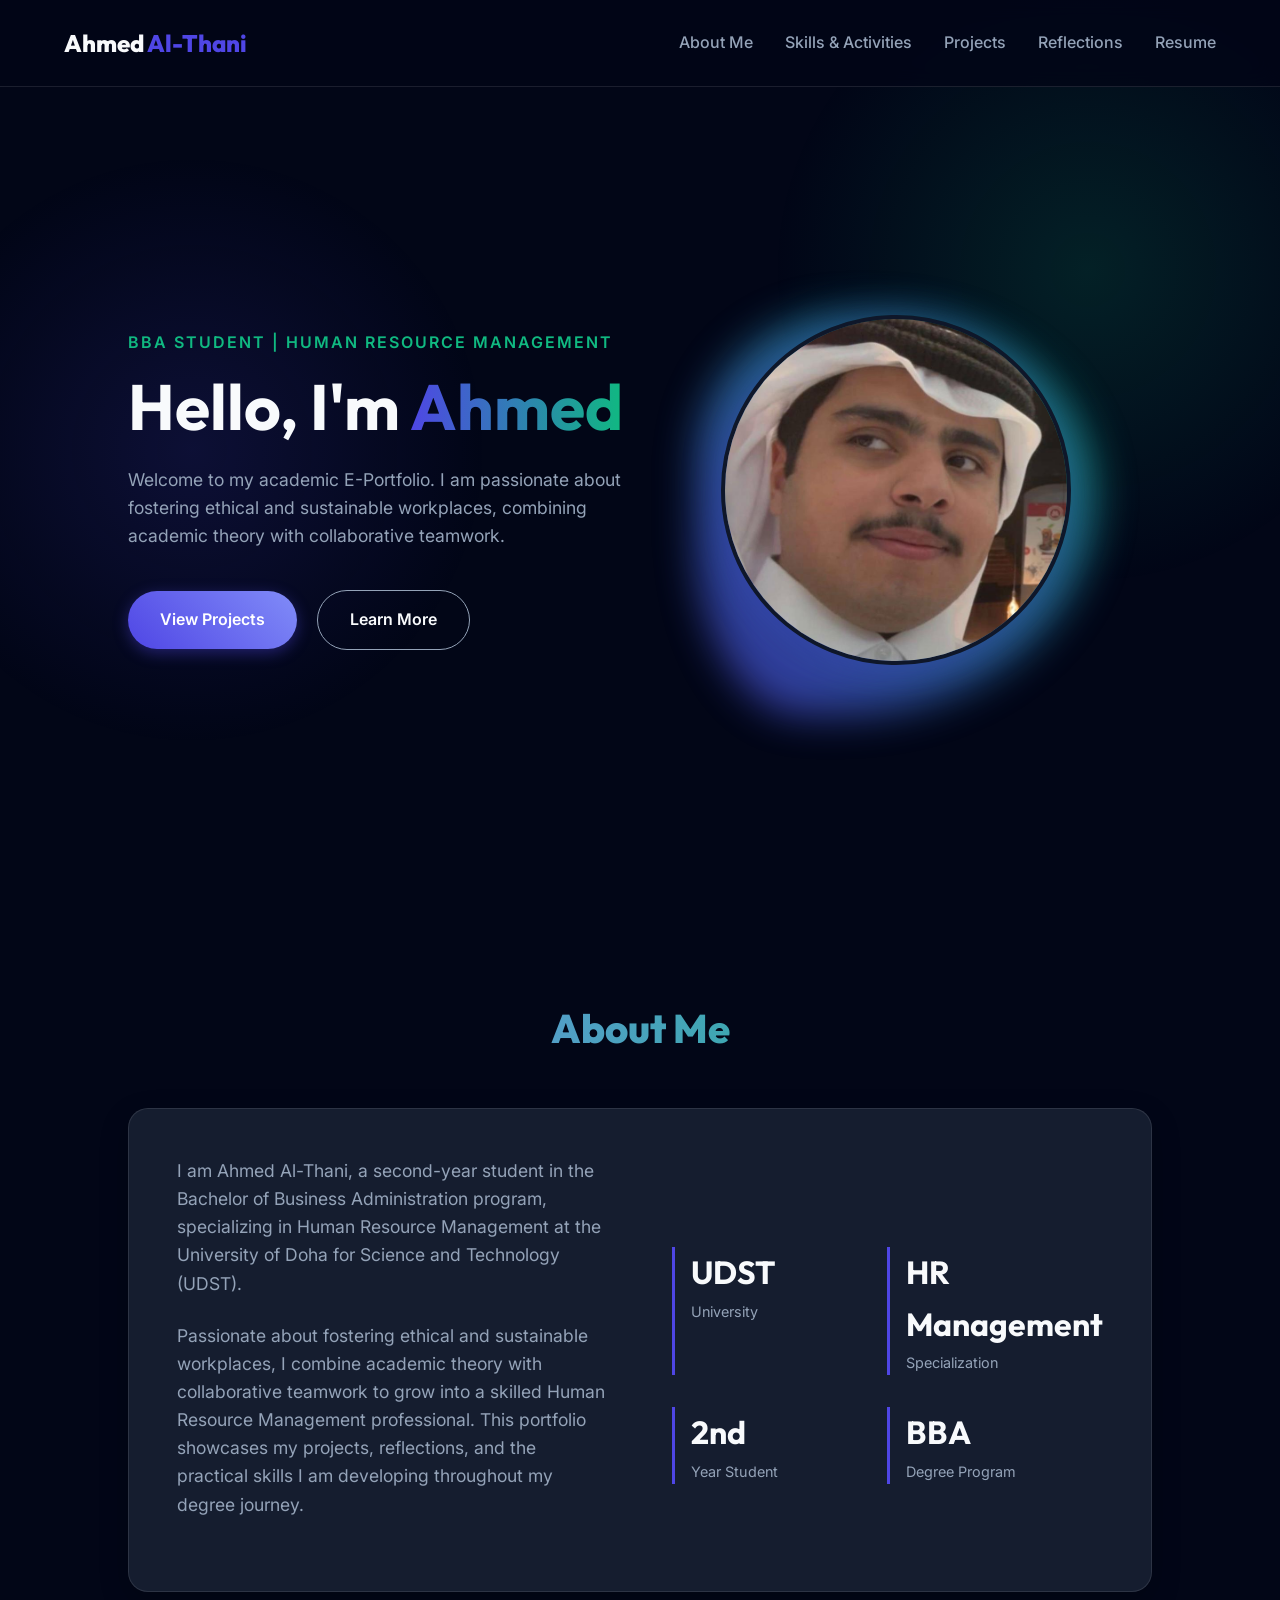
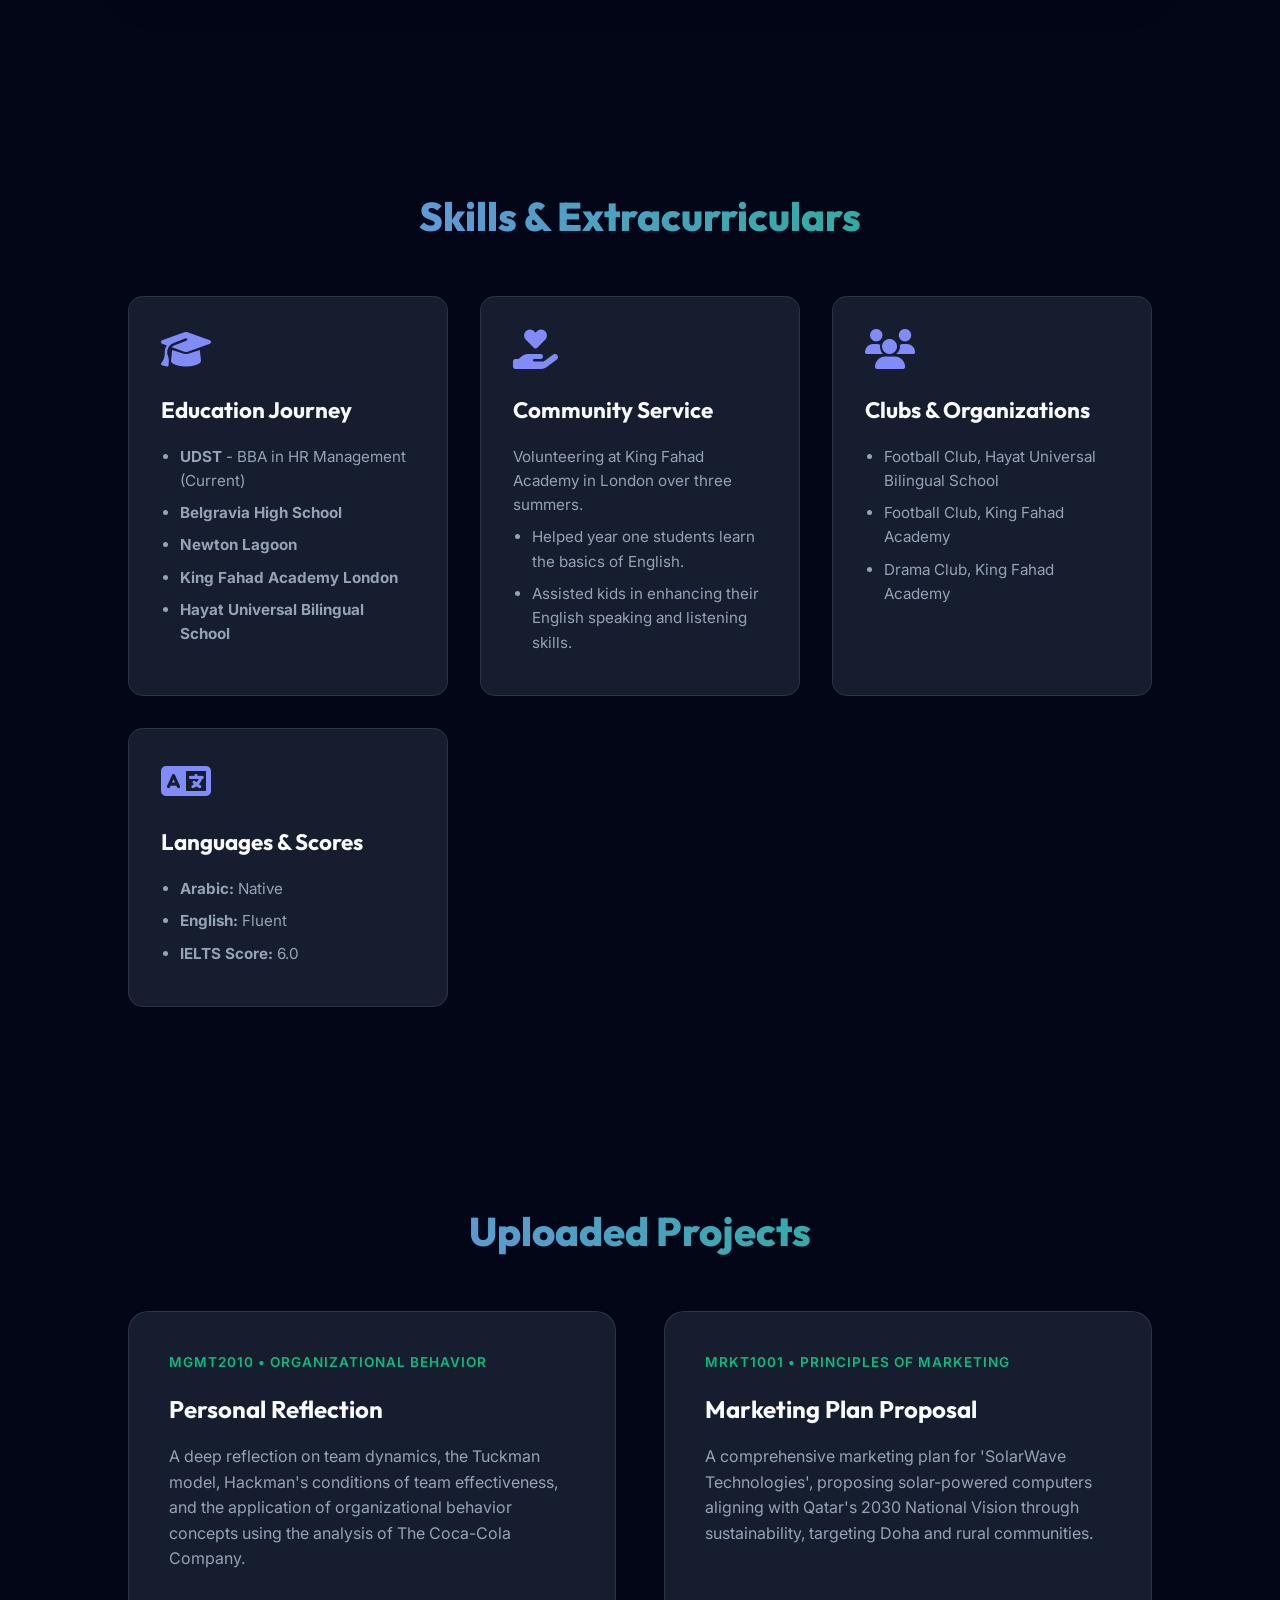
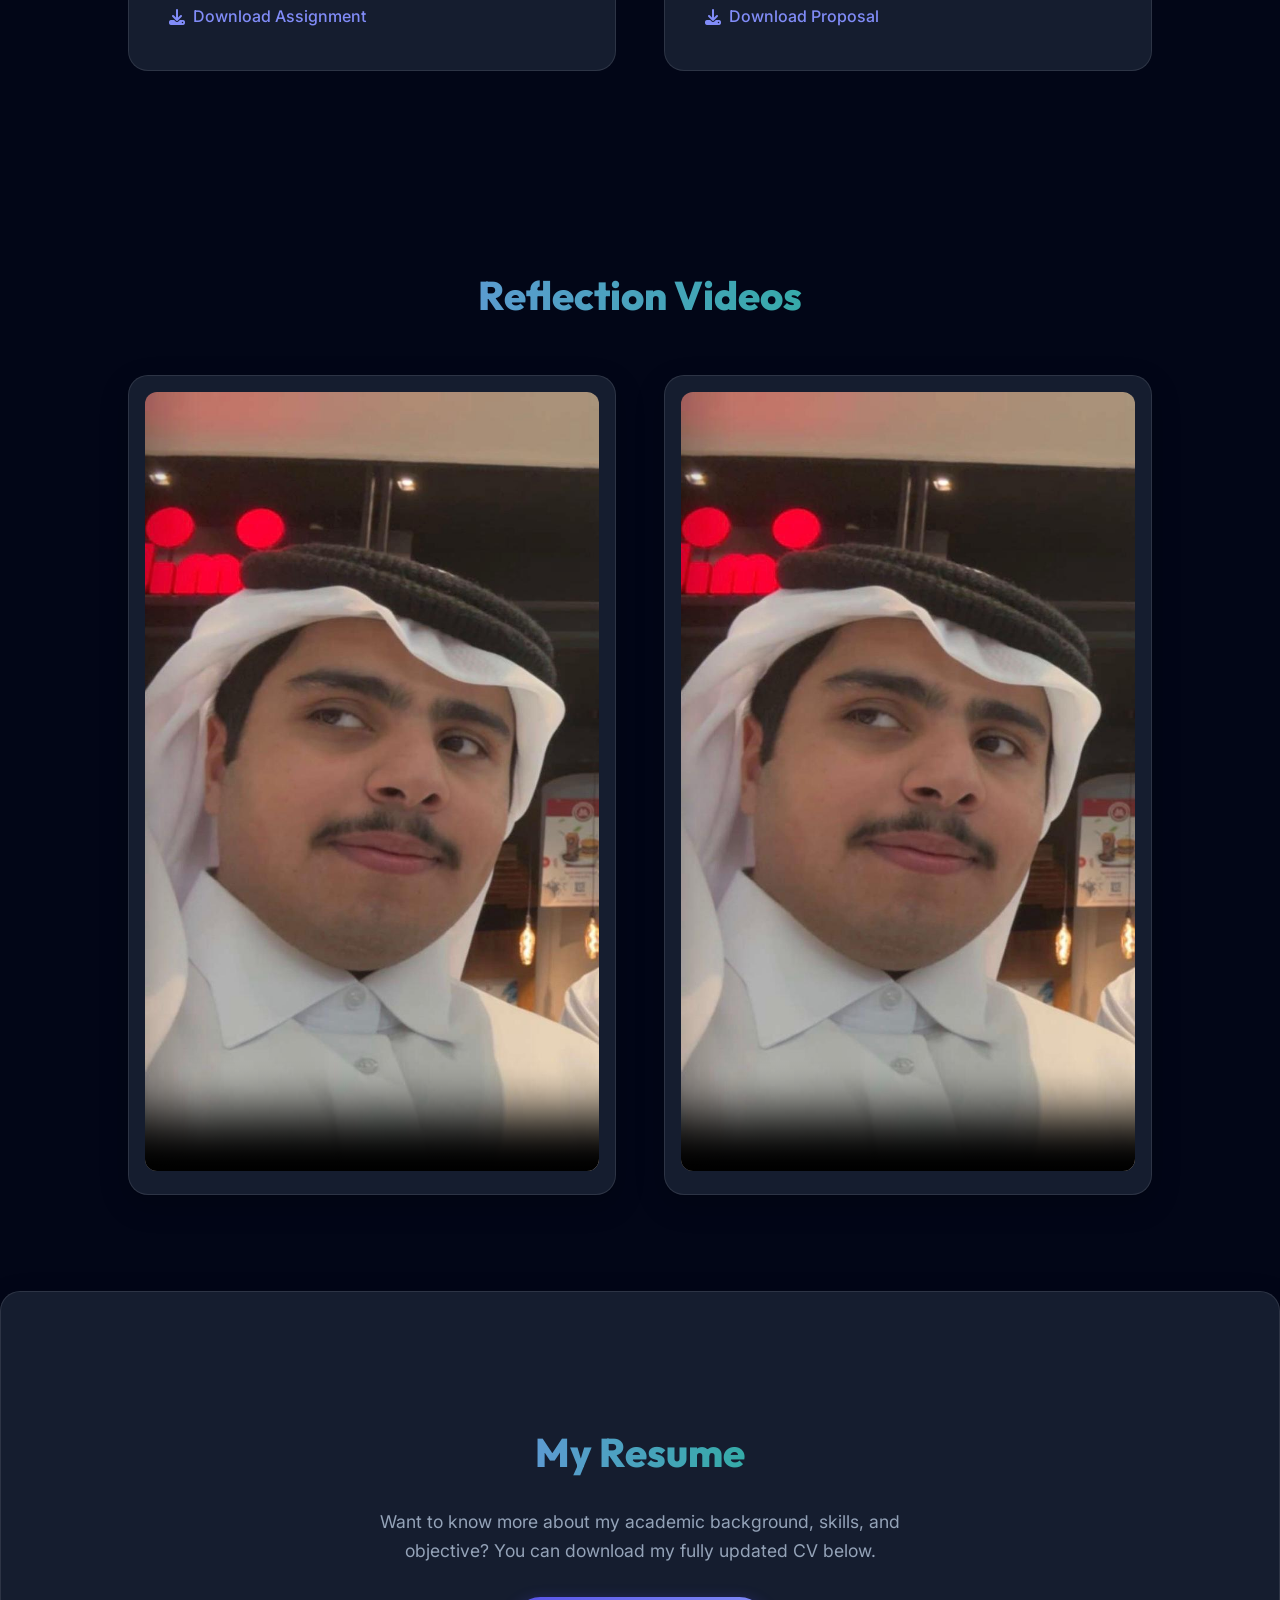
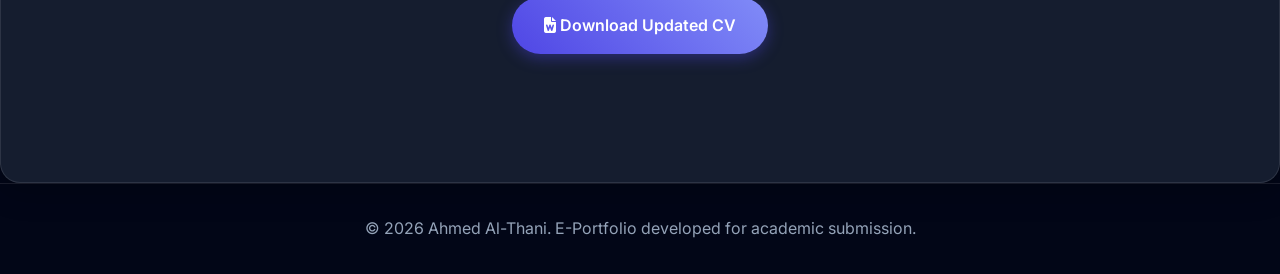
<file: index.html>
<!DOCTYPE html>
<html lang="en">
<head>
  <meta charset="UTF-8">
  <meta name="viewport" content="width=device-width, initial-scale=1.0">
  <title>Ahmed Al-Thani | E-Portfolio</title>
  <meta name="description" content="E-Portfolio of Ahmed Al-Thani, BBA Student specializing in Human Resource Management at UDST.">
  <link rel="stylesheet" href="styles.css">
  <!-- AOS CSS for animations -->
  <link href="https://unpkg.com/aos@2.3.1/dist/aos.css" rel="stylesheet">
  <!-- Font Awesome for Icons -->
  <link rel="stylesheet" href="https://cdnjs.cloudflare.com/ajax/libs/font-awesome/6.4.0/css/all.min.css">
</head>
<body>

  <!-- Animated Background -->
  <div class="bg-mesh"></div>

  <!-- Navigation -->
  <nav data-aos="fade-down" data-aos-duration="1000">
    <a href="#" class="logo">Ahmed <span>Al-Thani</span></a>
    <ul class="nav-links">
      <li><a href="#about">About Me</a></li>
      <li><a href="#skills">Skills & Activities</a></li>
      <li><a href="#projects">Projects</a></li>
      <li><a href="#reflections">Reflections</a></li>
      <li><a href="#cv">Resume</a></li>
    </ul>
  </nav>

  <!-- Hero Section -->
  <header class="hero" id="home">
    <div class="hero-content" data-aos="fade-right" data-aos-duration="1200">
      <span class="hero-subtitle">BBA Student | Human Resource Management</span>
      <h1 class="hero-title">Hello, I'm <span>Ahmed</span></h1>
      <p class="hero-desc">Welcome to my academic E-Portfolio. I am passionate about fostering ethical and sustainable workplaces, combining academic theory with collaborative teamwork.</p>
      <div class="hero-btns">
        <a href="#projects" class="btn btn-primary">View Projects</a>
        <a href="#about" class="btn btn-secondary">Learn More</a>
      </div>
    </div>
    <div class="hero-image-container" data-aos="fade-left" data-aos-duration="1200" data-aos-delay="200">
      <div class="hero-image-blob"></div>
      <img src="assets/WhatsApp Image 2026-03-28 at 12.36.37 PM.jpeg" alt="Ahmed Al-Thani" class="hero-image">
    </div>
  </header>

  <!-- About Me Section -->
  <section id="about">
    <h2 class="section-title" data-aos="fade-up">About Me</h2>
    <div class="about-grid glass-panel" data-aos="fade-up" data-aos-delay="200">
      <div class="about-text">
        <p>I am Ahmed Al-Thani, a second-year student in the Bachelor of Business Administration program, specializing in Human Resource Management at the University of Doha for Science and Technology (UDST).</p>
        <p>Passionate about fostering ethical and sustainable workplaces, I combine academic theory with collaborative teamwork to grow into a skilled Human Resource Management professional. This portfolio showcases my projects, reflections, and the practical skills I am developing throughout my degree journey.</p>
      </div>
      <div>
        <div class="about-stats">
          <div class="stat-item" data-aos="zoom-in" data-aos-delay="300">
            <h4>UDST</h4>
            <span>University</span>
          </div>
          <div class="stat-item" data-aos="zoom-in" data-aos-delay="400">
            <h4>HR Management</h4>
            <span>Specialization</span>
          </div>
          <div class="stat-item" data-aos="zoom-in" data-aos-delay="500">
            <h4>2nd</h4>
            <span>Year Student</span>
          </div>
          <div class="stat-item" data-aos="zoom-in" data-aos-delay="600">
            <h4>BBA</h4>
            <span>Degree Program</span>
          </div>
        </div>
      </div>
    </div>
  </section>

  <!-- Skills & Extracurriculars Section -->
  <section id="skills">
    <h2 class="section-title" data-aos="fade-up">Skills & Extracurriculars</h2>
    <div class="skills-grid">
      <!-- Education -->
      <div class="skill-card" data-aos="fade-up" data-aos-delay="100">
        <i class="fa-solid fa-graduation-cap skill-icon"></i>
        <h3>Education Journey</h3>
        <ul>
          <li><strong>UDST</strong> - BBA in HR Management (Current)</li>
          <li><strong>Belgravia High School</strong></li>
          <li><strong>Newton Lagoon</strong></li>
          <li><strong>King Fahad Academy London</strong></li>
          <li><strong>Hayat Universal Bilingual School</strong></li>
        </ul>
      </div>

      <!-- Volunteering -->
      <div class="skill-card" data-aos="fade-up" data-aos-delay="200">
        <i class="fa-solid fa-hand-holding-heart skill-icon"></i>
        <h3>Community Service</h3>
        <p>Volunteering at King Fahad Academy in London over three summers.</p>
        <ul>
          <li>Helped year one students learn the basics of English.</li>
          <li>Assisted kids in enhancing their English speaking and listening skills.</li>
        </ul>
      </div>

      <!-- Clubs -->
      <div class="skill-card" data-aos="fade-up" data-aos-delay="300">
        <i class="fa-solid fa-users skill-icon"></i>
        <h3>Clubs & Organizations</h3>
        <ul>
          <li>Football Club, Hayat Universal Bilingual School</li>
          <li>Football Club, King Fahad Academy</li>
          <li>Drama Club, King Fahad Academy</li>
        </ul>
      </div>

      <!-- Languages -->
      <div class="skill-card" data-aos="fade-up" data-aos-delay="400">
        <i class="fa-solid fa-language skill-icon"></i>
        <h3>Languages & Scores</h3>
        <ul>
          <li><strong>Arabic:</strong> Native</li>
          <li><strong>English:</strong> Fluent</li>
          <li><strong>IELTS Score:</strong> 6.0</li>
        </ul>
      </div>
    </div>
  </section>

  <!-- Projects Section -->
  <section id="projects">
    <h2 class="section-title" data-aos="fade-up">Uploaded Projects</h2>
    <div class="projects-grid">
      <!-- Project 1 -->
      <div class="project-card" data-aos="fade-up" data-aos-delay="100">
        <div class="project-content">
          <span class="project-category">MGMT2010 • Organizational Behavior</span>
          <h3 class="project-title">Personal Reflection</h3>
          <p class="project-desc">A deep reflection on team dynamics, the Tuckman model, Hackman's conditions of team effectiveness, and the application of organizational behavior concepts using the analysis of The Coca-Cola Company.</p>
          <a href="assets/Year 2 Assignment - Assignment 3- MGMT2010 - Personal Reflection (1).docx" class="project-link" download>
            <i class="fa-solid fa-download"></i> Download Assignment
          </a>
        </div>
      </div>

      <!-- Project 2 -->
      <div class="project-card" data-aos="fade-up" data-aos-delay="200">
        <div class="project-content">
          <span class="project-category">MRKT1001 • Principles of Marketing</span>
          <h3 class="project-title">Marketing Plan Proposal</h3>
          <p class="project-desc">A comprehensive marketing plan for 'SolarWave Technologies', proposing solar-powered computers aligning with Qatar's 2030 National Vision through sustainability, targeting Doha and rural communities.</p>
          <a href="assets/Year one Assignment - MRKT1001- Marketing Plan Proposal for a Solar Power Computer Business.docx" class="project-link" download>
            <i class="fa-solid fa-download"></i> Download Proposal
          </a>
        </div>
      </div>
    </div>
  </section>

  <!-- Reflections Video Section -->
  <section id="reflections">
    <h2 class="section-title" data-aos="fade-up">Reflection Videos</h2>
    <div class="videos-grid">
      <div class="video-container glass-panel" data-aos="zoom-in" data-aos-delay="100">
        <video controls poster="assets/WhatsApp Image 2026-03-28 at 12.36.37 PM.jpeg" preload="none">
          <source src="assets/video_2026-03-28_18-21-32.mp4" type="video/mp4">
          Your browser does not support the video tag.
        </video>
      </div>
      <div class="video-container glass-panel" data-aos="zoom-in" data-aos-delay="300">
        <video controls poster="assets/WhatsApp Image 2026-03-28 at 12.36.37 PM.jpeg" preload="none">
          <source src="assets/video_2026-03-28_18-21-55.mp4" type="video/mp4">
          Your browser does not support the video tag.
        </video>
      </div>
    </div>
  </section>

  <!-- CV Section -->
  <section id="cv" class="cv-section glass-panel" data-aos="fade-up">
    <div class="cv-content">
      <h2 class="section-title" style="margin-bottom: 1.5rem;">My Resume</h2>
      <p>Want to know more about my academic background, skills, and objective? You can download my fully updated CV below.</p>
      <a href="assets/Ahmed Al-Thani CV.docx" class="btn btn-primary btn-lg" download>
        <i class="fa-solid fa-file-word"></i> Download Updated CV
      </a>
    </div>
  </section>

  <!-- Footer -->
  <footer>
    <p>&copy; 2026 Ahmed Al-Thani. E-Portfolio developed for academic submission.</p>
  </footer>

  <!-- AOS JS -->
  <script src="https://unpkg.com/aos@2.3.1/dist/aos.js"></script>
  <script>
    AOS.init({
      once: true,
      offset: 100,
    });
    
    // Smooth scrolling for navigation
    document.querySelectorAll('a[href^="#"]').forEach(anchor => {
      anchor.addEventListener('click', function (e) {
        e.preventDefault();
        const target = document.querySelector(this.getAttribute('href'));
        if (target) {
          window.scrollTo({
            top: target.offsetTop - 80,
            behavior: 'smooth'
          });
        }
      });
    });
  </script>
</body>
</html>
</file>
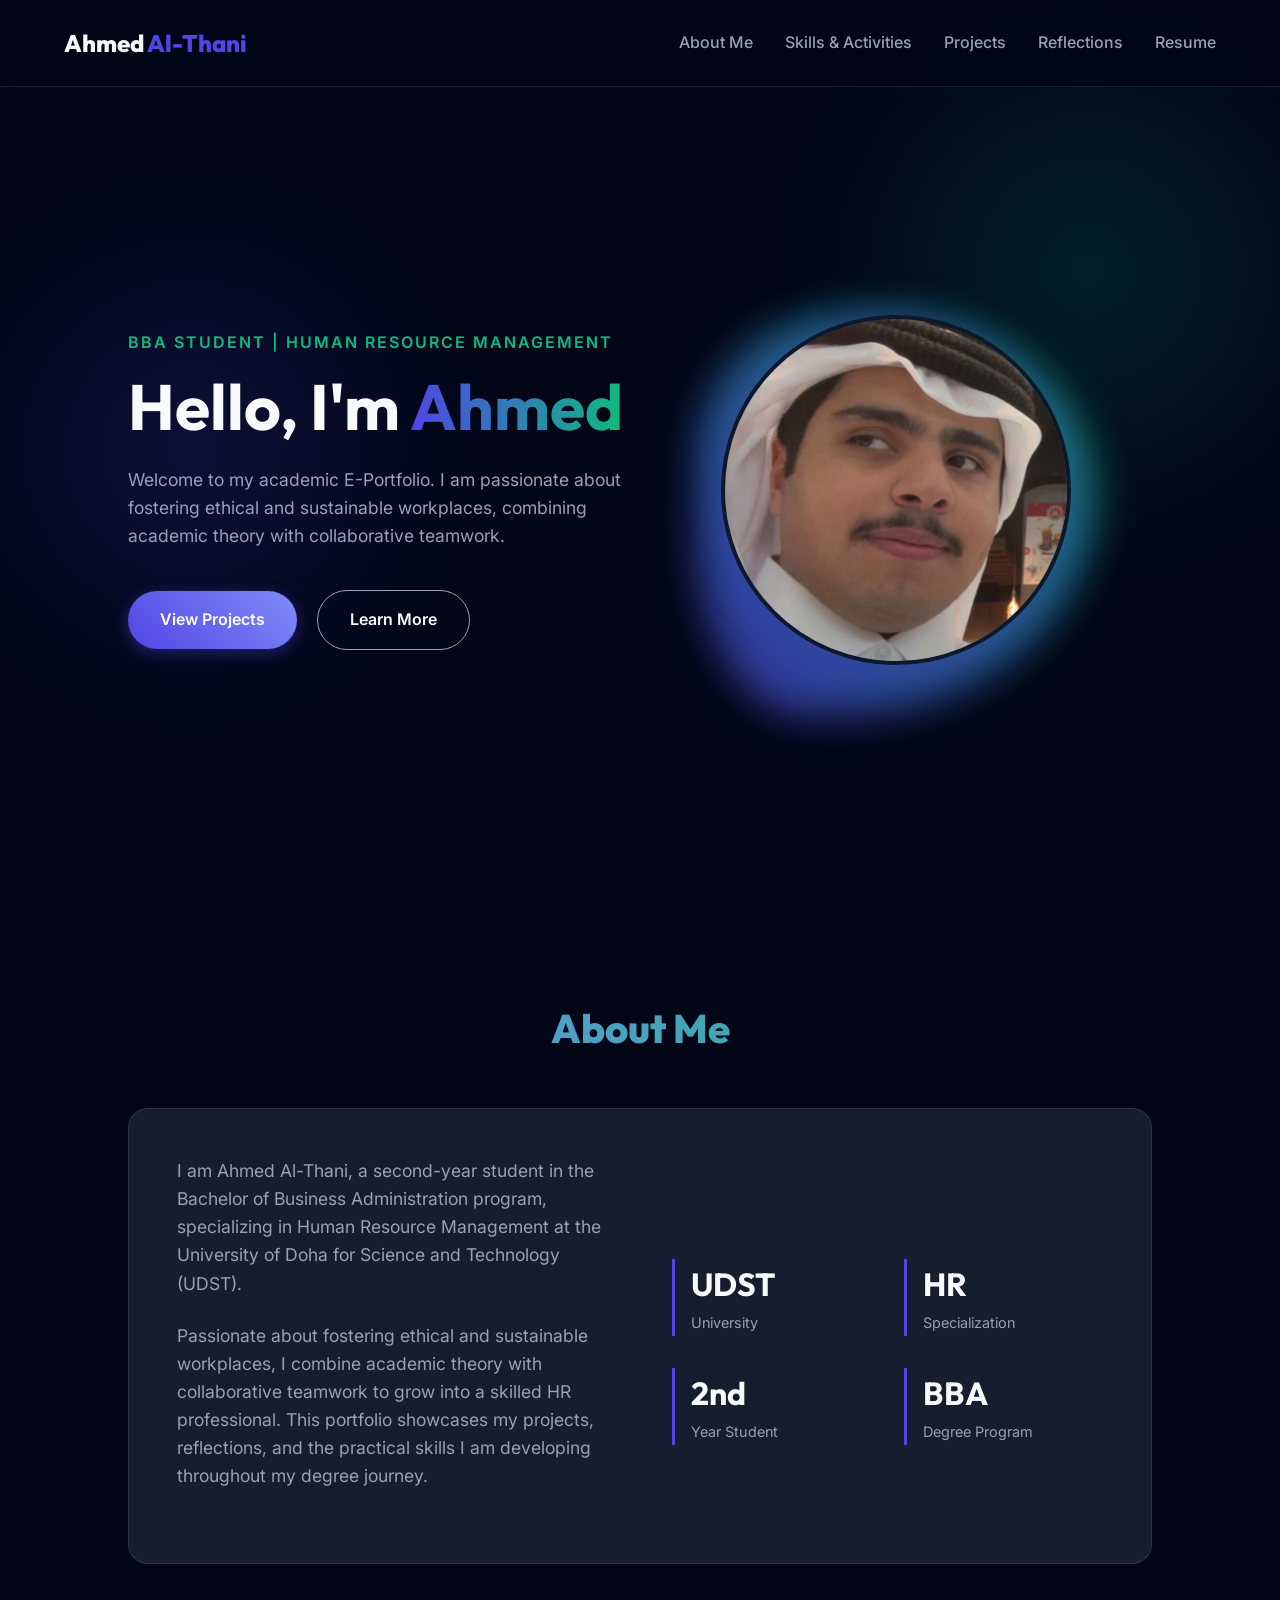
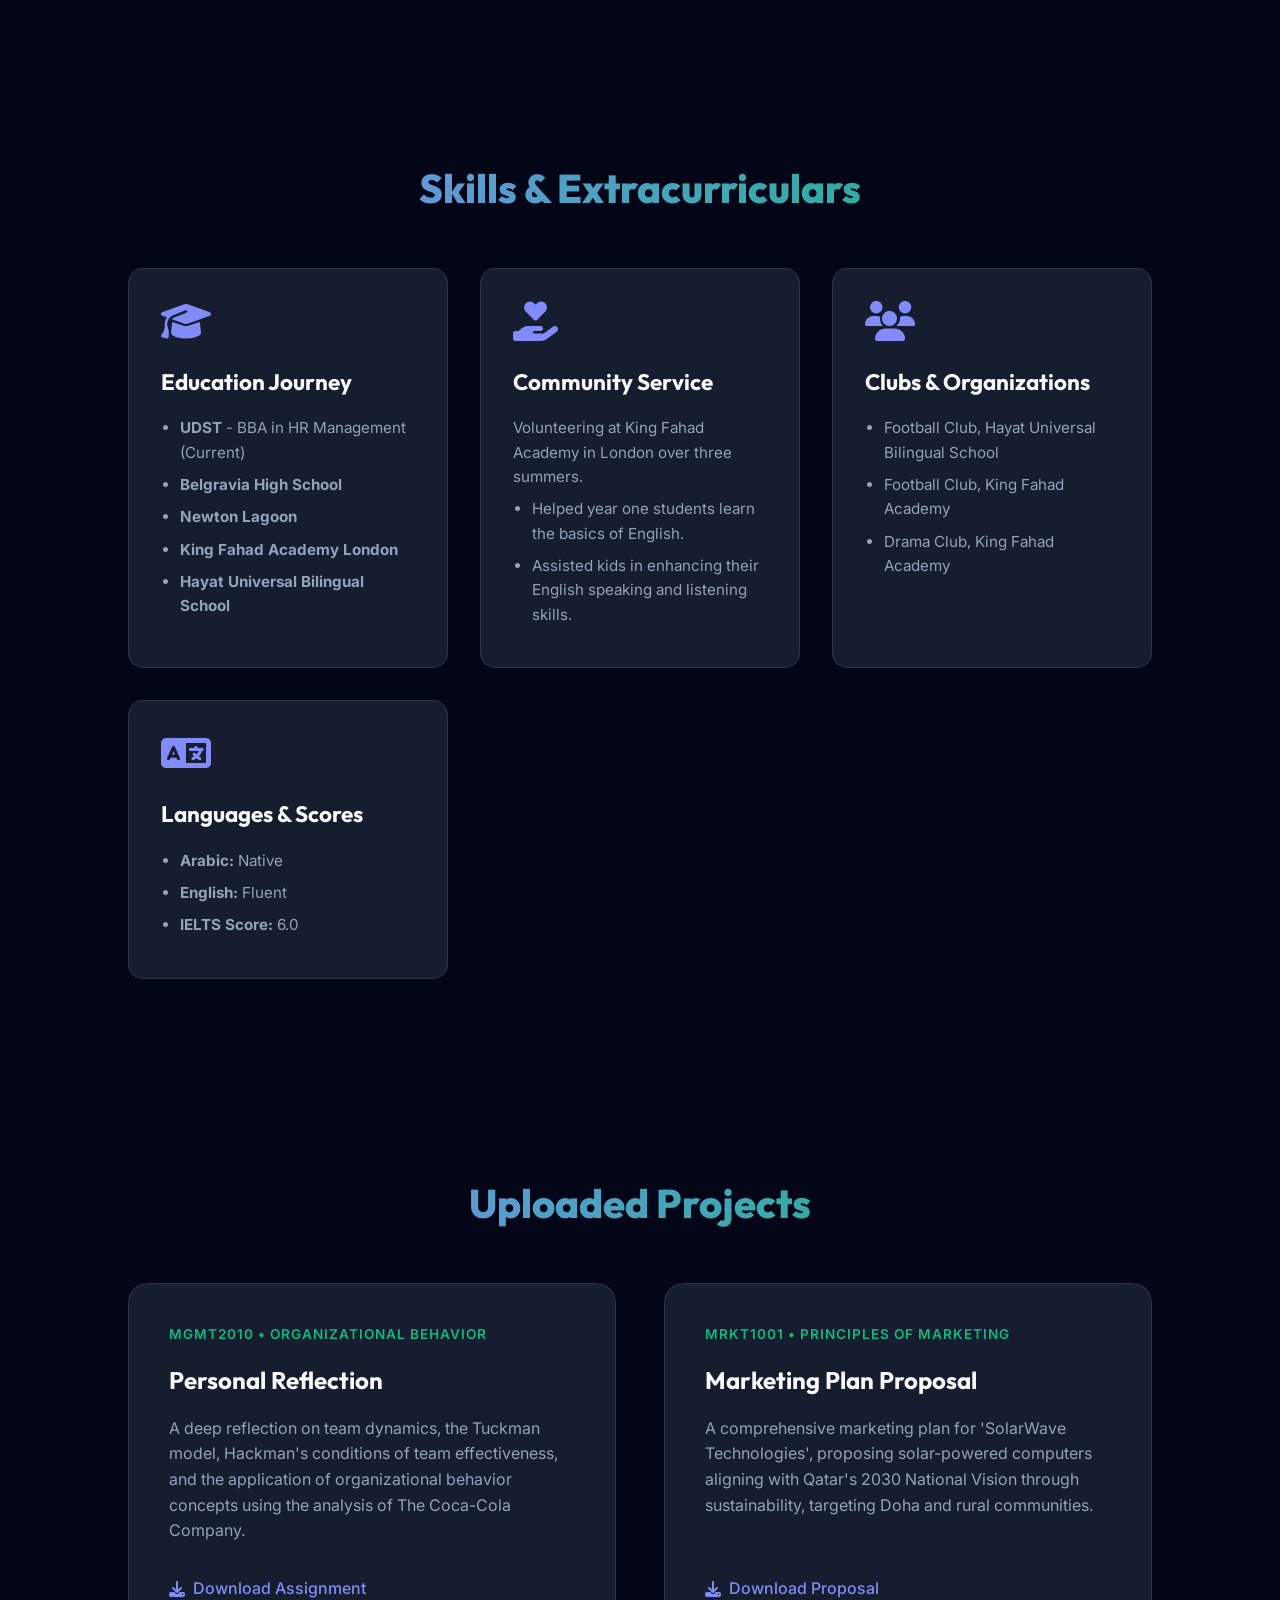
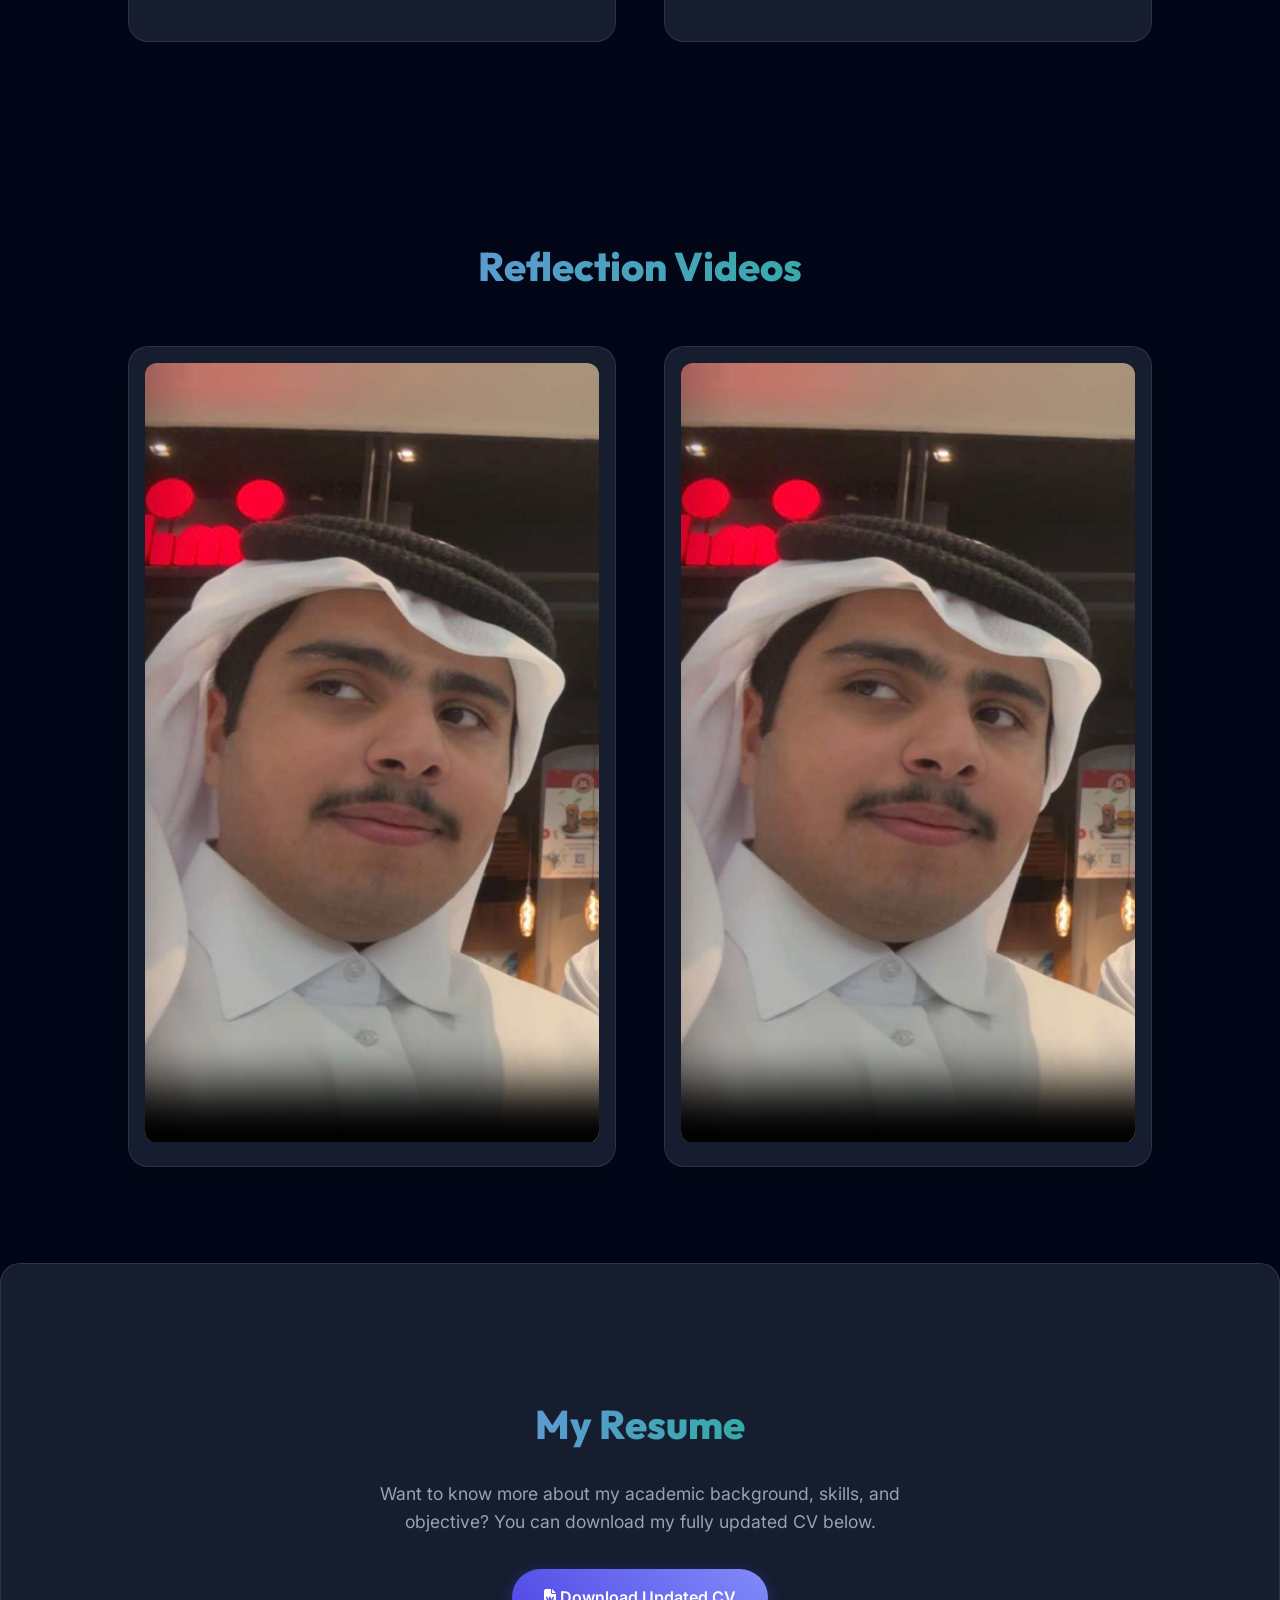
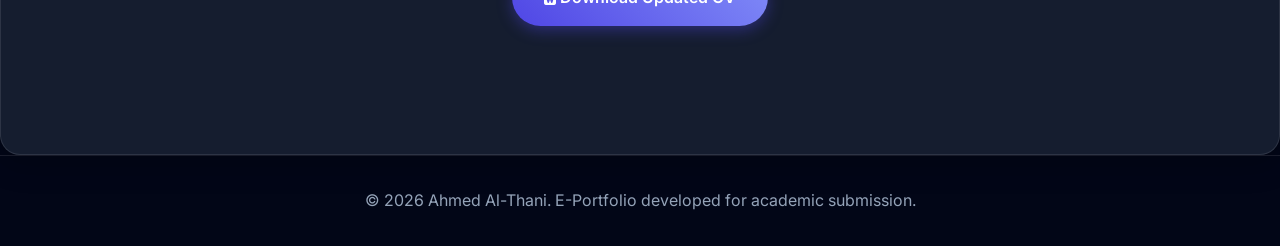
<file: index2.html>
<!DOCTYPE html>
<html lang="en">
<head>
  <meta charset="UTF-8">
  <meta name="viewport" content="width=device-width, initial-scale=1.0">
  <title>Ahmed Al-Thani | E-Portfolio</title>
  <meta name="description" content="E-Portfolio of Ahmed Al-Thani, BBA Student specializing in Human Resource Management at UDST.">
  <link rel="stylesheet" href="styles.css">
  <!-- AOS CSS for animations -->
  <link href="https://unpkg.com/aos@2.3.1/dist/aos.css" rel="stylesheet">
  <!-- Font Awesome for Icons -->
  <link rel="stylesheet" href="https://cdnjs.cloudflare.com/ajax/libs/font-awesome/6.4.0/css/all.min.css">
</head>
<body>

  <!-- Animated Background -->
  <div class="bg-mesh"></div>

  <!-- Navigation -->
  <nav data-aos="fade-down" data-aos-duration="1000">
    <a href="#" class="logo">Ahmed <span>Al-Thani</span></a>
    <ul class="nav-links">
      <li><a href="#about">About Me</a></li>
      <li><a href="#skills">Skills & Activities</a></li>
      <li><a href="#projects">Projects</a></li>
      <li><a href="#reflections">Reflections</a></li>
      <li><a href="#cv">Resume</a></li>
    </ul>
  </nav>

  <!-- Hero Section -->
  <header class="hero" id="home">
    <div class="hero-content" data-aos="fade-right" data-aos-duration="1200">
      <span class="hero-subtitle">BBA Student | Human Resource Management</span>
      <h1 class="hero-title">Hello, I'm <span>Ahmed</span></h1>
      <p class="hero-desc">Welcome to my academic E-Portfolio. I am passionate about fostering ethical and sustainable workplaces, combining academic theory with collaborative teamwork.</p>
      <div class="hero-btns">
        <a href="#projects" class="btn btn-primary">View Projects</a>
        <a href="#about" class="btn btn-secondary">Learn More</a>
      </div>
    </div>
    <div class="hero-image-container" data-aos="fade-left" data-aos-duration="1200" data-aos-delay="200">
      <div class="hero-image-blob"></div>
      <img src="assets/WhatsApp Image 2026-03-28 at 12.36.37 PM.jpeg" alt="Ahmed Al-Thani" class="hero-image">
    </div>
  </header>

  <!-- About Me Section -->
  <section id="about">
    <h2 class="section-title" data-aos="fade-up">About Me</h2>
    <div class="about-grid glass-panel" data-aos="fade-up" data-aos-delay="200">
      <div class="about-text">
        <p>I am Ahmed Al-Thani, a second-year student in the Bachelor of Business Administration program, specializing in Human Resource Management at the University of Doha for Science and Technology (UDST).</p>
        <p>Passionate about fostering ethical and sustainable workplaces, I combine academic theory with collaborative teamwork to grow into a skilled HR professional. This portfolio showcases my projects, reflections, and the practical skills I am developing throughout my degree journey.</p>
      </div>
      <div>
        <div class="about-stats">
          <div class="stat-item" data-aos="zoom-in" data-aos-delay="300">
            <h4>UDST</h4>
            <span>University</span>
          </div>
          <div class="stat-item" data-aos="zoom-in" data-aos-delay="400">
            <h4>HR</h4>
            <span>Specialization</span>
          </div>
          <div class="stat-item" data-aos="zoom-in" data-aos-delay="500">
            <h4>2nd</h4>
            <span>Year Student</span>
          </div>
          <div class="stat-item" data-aos="zoom-in" data-aos-delay="600">
            <h4>BBA</h4>
            <span>Degree Program</span>
          </div>
        </div>
      </div>
    </div>
  </section>

  <!-- Skills & Extracurriculars Section -->
  <section id="skills">
    <h2 class="section-title" data-aos="fade-up">Skills & Extracurriculars</h2>
    <div class="skills-grid">
      <!-- Education -->
      <div class="skill-card" data-aos="fade-up" data-aos-delay="100">
        <i class="fa-solid fa-graduation-cap skill-icon"></i>
        <h3>Education Journey</h3>
        <ul>
          <li><strong>UDST</strong> - BBA in HR Management (Current)</li>
          <li><strong>Belgravia High School</strong></li>
          <li><strong>Newton Lagoon</strong></li>
          <li><strong>King Fahad Academy London</strong></li>
          <li><strong>Hayat Universal Bilingual School</strong></li>
        </ul>
      </div>

      <!-- Volunteering -->
      <div class="skill-card" data-aos="fade-up" data-aos-delay="200">
        <i class="fa-solid fa-hand-holding-heart skill-icon"></i>
        <h3>Community Service</h3>
        <p>Volunteering at King Fahad Academy in London over three summers.</p>
        <ul>
          <li>Helped year one students learn the basics of English.</li>
          <li>Assisted kids in enhancing their English speaking and listening skills.</li>
        </ul>
      </div>

      <!-- Clubs -->
      <div class="skill-card" data-aos="fade-up" data-aos-delay="300">
        <i class="fa-solid fa-users skill-icon"></i>
        <h3>Clubs & Organizations</h3>
        <ul>
          <li>Football Club, Hayat Universal Bilingual School</li>
          <li>Football Club, King Fahad Academy</li>
          <li>Drama Club, King Fahad Academy</li>
        </ul>
      </div>

      <!-- Languages -->
      <div class="skill-card" data-aos="fade-up" data-aos-delay="400">
        <i class="fa-solid fa-language skill-icon"></i>
        <h3>Languages & Scores</h3>
        <ul>
          <li><strong>Arabic:</strong> Native</li>
          <li><strong>English:</strong> Fluent</li>
          <li><strong>IELTS Score:</strong> 6.0</li>
        </ul>
      </div>
    </div>
  </section>

  <!-- Projects Section -->
  <section id="projects">
    <h2 class="section-title" data-aos="fade-up">Uploaded Projects</h2>
    <div class="projects-grid">
      <!-- Project 1 -->
      <div class="project-card" data-aos="fade-up" data-aos-delay="100">
        <div class="project-content">
          <span class="project-category">MGMT2010 • Organizational Behavior</span>
          <h3 class="project-title">Personal Reflection</h3>
          <p class="project-desc">A deep reflection on team dynamics, the Tuckman model, Hackman's conditions of team effectiveness, and the application of organizational behavior concepts using the analysis of The Coca-Cola Company.</p>
          <a href="assets/Year 2 Assignment - Assignment 3- MGMT2010 - Personal Reflection (1).docx" class="project-link" download>
            <i class="fa-solid fa-download"></i> Download Assignment
          </a>
        </div>
      </div>

      <!-- Project 2 -->
      <div class="project-card" data-aos="fade-up" data-aos-delay="200">
        <div class="project-content">
          <span class="project-category">MRKT1001 • Principles of Marketing</span>
          <h3 class="project-title">Marketing Plan Proposal</h3>
          <p class="project-desc">A comprehensive marketing plan for 'SolarWave Technologies', proposing solar-powered computers aligning with Qatar's 2030 National Vision through sustainability, targeting Doha and rural communities.</p>
          <a href="assets/Year one Assignment - MRKT1001- Marketing Plan Proposal for a Solar Power Computer Business.docx" class="project-link" download>
            <i class="fa-solid fa-download"></i> Download Proposal
          </a>
        </div>
      </div>
    </div>
  </section>

  <!-- Reflections Video Section -->
  <section id="reflections">
    <h2 class="section-title" data-aos="fade-up">Reflection Videos</h2>
    <div class="videos-grid">
      <div class="video-container glass-panel" data-aos="zoom-in" data-aos-delay="100">
        <video controls poster="assets/WhatsApp Image 2026-03-28 at 12.36.37 PM.jpeg" preload="none">
          <source src="assets/video_2026-03-28_18-21-32.mp4" type="video/mp4">
          Your browser does not support the video tag.
        </video>
      </div>
      <div class="video-container glass-panel" data-aos="zoom-in" data-aos-delay="300">
        <video controls poster="assets/WhatsApp Image 2026-03-28 at 12.36.37 PM.jpeg" preload="none">
          <source src="assets/video_2026-03-28_18-21-55.mp4" type="video/mp4">
          Your browser does not support the video tag.
        </video>
      </div>
    </div>
  </section>

  <!-- CV Section -->
  <section id="cv" class="cv-section glass-panel" data-aos="fade-up">
    <div class="cv-content">
      <h2 class="section-title" style="margin-bottom: 1.5rem;">My Resume</h2>
      <p>Want to know more about my academic background, skills, and objective? You can download my fully updated CV below.</p>
      <a href="assets/Ahmed Al-Thani CV.docx" class="btn btn-primary btn-lg" download>
        <i class="fa-solid fa-file-word"></i> Download Updated CV
      </a>
    </div>
  </section>

  <!-- Footer -->
  <footer>
    <p>&copy; 2026 Ahmed Al-Thani. E-Portfolio developed for academic submission.</p>
  </footer>

  <!-- AOS JS -->
  <script src="https://unpkg.com/aos@2.3.1/dist/aos.js"></script>
  <script>
    AOS.init({
      once: true,
      offset: 100,
    });
    
    // Smooth scrolling for navigation
    document.querySelectorAll('a[href^="#"]').forEach(anchor => {
      anchor.addEventListener('click', function (e) {
        e.preventDefault();
        const target = document.querySelector(this.getAttribute('href'));
        if (target) {
          window.scrollTo({
            top: target.offsetTop - 80,
            behavior: 'smooth'
          });
        }
      });
    });
  </script>
</body>
</html>
</file>
<file: styles.css>
/* styles.css */
@import url('https://fonts.googleapis.com/css2?family=Inter:wght@300;400;500;600&family=Outfit:wght@400;600;800&display=swap');

:root {
  --primary: #4F46E5;
  --primary-light: #818CF8;
  --secondary: #10B981;
  --dark: #0F172A;
  --darker: #020617;
  --light: #F8FAFC;
  --gray: #94A3B8;
  --card-bg: rgba(30, 41, 59, 0.7);
  --glass-border: rgba(255, 255, 255, 0.1);
  --transition: all 0.3s cubic-bezier(0.4, 0, 0.2, 1);
}

* {
  margin: 0;
  padding: 0;
  box-sizing: border-box;
}

body {
  font-family: 'Inter', sans-serif;
  background-color: var(--darker);
  color: var(--light);
  line-height: 1.6;
  overflow-x: hidden;
}

h1, h2, h3, h4, h5, h6 {
  font-family: 'Outfit', sans-serif;
}

/* Typography styles */
.section-title {
  text-align: center;
  font-size: 2.5rem;
  margin-bottom: 3rem;
  background: linear-gradient(to right, var(--primary-light), var(--secondary));
  -webkit-background-clip: text;
  -webkit-text-fill-color: transparent;
  font-weight: 800;
}

/* Background Animation */
.bg-mesh {
  position: fixed;
  top: 0;
  left: 0;
  width: 100vw;
  height: 100vh;
  z-index: -1;
  background: radial-gradient(circle at 15% 50%, rgba(79, 70, 229, 0.15), transparent 25%),
              radial-gradient(circle at 85% 30%, rgba(16, 185, 129, 0.15), transparent 25%);
  animation: meshFloat 15s ease-in-out infinite alternate;
}

@keyframes meshFloat {
  0% { transform: scale(1); }
  100% { transform: scale(1.1); }
}

/* Navigation */
nav {
  position: fixed;
  top: 0;
  width: 100%;
  padding: 1.5rem 5%;
  display: flex;
  justify-content: space-between;
  align-items: center;
  z-index: 100;
  background: rgba(2, 6, 23, 0.8);
  backdrop-filter: blur(10px);
  border-bottom: 1px solid var(--glass-border);
  transition: var(--transition);
}

nav .logo {
  font-family: 'Outfit', sans-serif;
  font-size: 1.5rem;
  font-weight: 800;
  color: var(--light);
  text-decoration: none;
}

nav .logo span {
  color: var(--primary);
}

.nav-links {
  display: flex;
  list-style: none;
  gap: 2rem;
}

.nav-links a {
  color: var(--gray);
  text-decoration: none;
  font-weight: 500;
  transition: var(--transition);
  position: relative;
}

.nav-links a::after {
  content: '';
  position: absolute;
  bottom: -5px;
  left: 0;
  width: 0;
  height: 2px;
  background: var(--primary);
  transition: var(--transition);
}

.nav-links a:hover {
  color: var(--light);
}

.nav-links a:hover::after {
  width: 100%;
}

/* Hero Section */
.hero {
  min-height: 100vh;
  display: flex;
  align-items: center;
  justify-content: space-between;
  padding: 0 10%;
  padding-top: 80px;
}

.hero-content {
  flex: 1;
  max-width: 600px;
}

.hero-subtitle {
  color: var(--secondary);
  font-weight: 600;
  letter-spacing: 2px;
  text-transform: uppercase;
  margin-bottom: 1rem;
  display: block;
}

.hero-title {
  font-size: 4rem;
  line-height: 1.1;
  margin-bottom: 1.5rem;
}

.hero-title span {
  background: linear-gradient(to right, var(--primary), var(--secondary));
  -webkit-background-clip: text;
  -webkit-text-fill-color: transparent;
}

.hero-desc {
  color: var(--gray);
  font-size: 1.1rem;
  margin-bottom: 2.5rem;
}

.btn {
  display: inline-block;
  padding: 1rem 2rem;
  border-radius: 50px;
  text-decoration: none;
  font-weight: 600;
  transition: var(--transition);
  cursor: pointer;
  border: none;
  font-family: 'Inter', sans-serif;
}

.btn-primary {
  background: linear-gradient(45deg, var(--primary), var(--primary-light));
  color: white;
  box-shadow: 0 4px 15px rgba(79, 70, 229, 0.4);
}

.btn-primary:hover {
  transform: translateY(-3px);
  box-shadow: 0 8px 25px rgba(79, 70, 229, 0.6);
}

.btn-secondary {
  background: transparent;
  color: var(--light);
  border: 1px solid var(--gray);
  margin-left: 1rem;
}

.btn-secondary:hover {
  border-color: var(--light);
  background: rgba(255, 255, 255, 0.05);
}

.hero-image-container {
  flex: 1;
  display: flex;
  justify-content: center;
  position: relative;
}

.hero-image {
  width: 350px;
  height: 350px;
  border-radius: 50%;
  object-fit: cover;
  border: 4px solid var(--dark);
  box-shadow: 0 0 40px rgba(79, 70, 229, 0.3);
  z-index: 2;
  position: relative;
}

.hero-image-blob {
  position: absolute;
  width: 400px;
  height: 400px;
  background: linear-gradient(45deg, var(--primary), var(--secondary));
  border-radius: 40% 60% 70% 30% / 40% 50% 60% 50%;
  animation: blobShape 8s ease-in-out infinite alternate;
  z-index: 1;
  filter: blur(20px);
  opacity: 0.7;
}

@keyframes blobShape {
  0% { transform: scale(1) rotate(0deg); }
  100% { transform: scale(1.1) rotate(20deg); }
}

/* General Section Styles */
section {
  padding: 6rem 10%;
}

.glass-panel {
  background: var(--card-bg);
  backdrop-filter: blur(12px);
  border: 1px solid var(--glass-border);
  border-radius: 20px;
  padding: 3rem;
  box-shadow: 0 10px 30px rgba(0, 0, 0, 0.2);
}

/* About Section */
.about-grid {
  display: grid;
  grid-template-columns: 1fr 1fr;
  gap: 4rem;
  align-items: center;
}

.about-text p {
  color: var(--gray);
  margin-bottom: 1.5rem;
  font-size: 1.1rem;
}

.about-stats {
  display: grid;
  grid-template-columns: repeat(2, 1fr);
  gap: 2rem;
  margin-top: 2rem;
}

.stat-item {
  border-left: 3px solid var(--primary);
  padding-left: 1rem;
}

.stat-item h4 {
  font-size: 2rem;
  color: var(--light);
}

.stat-item span {
  color: var(--gray);
  font-size: 0.9rem;
}

/* Skills Section */
.skills-grid {
  display: grid;
  grid-template-columns: repeat(auto-fit, minmax(300px, 1fr));
  gap: 2rem;
}

.skill-card {
  background: var(--card-bg);
  border: 1px solid var(--glass-border);
  border-radius: 15px;
  padding: 2rem;
  transition: var(--transition);
  position: relative;
  overflow: hidden;
}

.skill-card::before {
  content: '';
  position: absolute;
  top: 0;
  left: 0;
  width: 100%;
  height: 4px;
  background: linear-gradient(to right, var(--primary), var(--secondary));
  transform: scaleX(0);
  transform-origin: left;
  transition: var(--transition);
}

.skill-card:hover {
  transform: translateY(-5px);
  box-shadow: 0 10px 30px rgba(0, 0, 0, 0.3);
}

.skill-card:hover::before {
  transform: scaleX(1);
}

.skill-icon {
  font-size: 2.5rem;
  margin-bottom: 1.5rem;
  color: var(--primary-light);
}

.skill-card h3 {
  margin-bottom: 1rem;
  font-size: 1.4rem;
}

.skill-card p, .skill-card li {
  color: var(--gray);
  font-size: 0.95rem;
  margin-bottom: 0.5rem;
}

.skill-card ul {
  padding-left: 1.2rem;
}

/* Projects Section */
.projects-grid {
  display: grid;
  grid-template-columns: repeat(auto-fit, minmax(400px, 1fr));
  gap: 3rem;
}

.project-card {
  background: var(--card-bg);
  border: 1px solid var(--glass-border);
  border-radius: 20px;
  overflow: hidden;
  transition: var(--transition);
  display: flex;
  flex-direction: column;
}

.project-card:hover {
  transform: translateY(-10px);
  box-shadow: 0 15px 40px rgba(0, 0, 0, 0.4);
  border-color: rgba(79, 70, 229, 0.3);
}

.project-content {
  padding: 2.5rem;
  display: flex;
  flex-direction: column;
  flex-grow: 1;
}

.project-category {
  color: var(--secondary);
  font-size: 0.85rem;
  font-weight: 600;
  letter-spacing: 1px;
  text-transform: uppercase;
  margin-bottom: 1rem;
}

.project-title {
  font-size: 1.5rem;
  margin-bottom: 1rem;
}

.project-desc {
  color: var(--gray);
  margin-bottom: 2rem;
  flex-grow: 1;
}

.project-link {
  display: inline-flex;
  align-items: center;
  gap: 0.5rem;
  color: var(--primary-light);
  text-decoration: none;
  font-weight: 500;
  transition: var(--transition);
  margin-top: auto;
}

.project-link:hover {
  color: var(--light);
  gap: 0.8rem;
}

/* Videos Section */
.videos-grid {
  display: grid;
  grid-template-columns: repeat(auto-fit, minmax(400px, 1fr));
  gap: 3rem;
}

.video-container {
  background: var(--card-bg);
  border: 1px solid var(--glass-border);
  padding: 1rem;
  border-radius: 20px;
  box-shadow: 0 10px 30px rgba(0, 0, 0, 0.2);
}

.video-container video {
  width: 100%;
  border-radius: 12px;
  outline: none;
}

/* CV Section */
.cv-section {
  text-align: center;
  padding: 8rem 10%;
  position: relative;
}

.cv-content {
  max-width: 600px;
  margin: 0 auto;
}

.cv-content p {
  color: var(--gray);
  margin-bottom: 2rem;
  font-size: 1.1rem;
}

/* Footer */
footer {
  text-align: center;
  padding: 2rem;
  border-top: 1px solid var(--glass-border);
  color: var(--gray);
  background: var(--darker);
}

/* Responsive */
@media (max-width: 991px) {
  .hero {
    flex-direction: column;
    text-align: center;
    justify-content: center;
    gap: 4rem;
  }
  
  .hero-subtitle {
    margin-top: 2rem;
  }
  
  .btn-secondary {
    margin-top: 1rem;
    margin-left: 0;
  }
  
  .about-grid {
    grid-template-columns: 1fr;
  }
  
  nav .nav-links {
    display: none; /* simple mobile adjustment */
  }
}

@media (max-width: 768px) {
  .hero-title {
    font-size: 2.8rem;
  }
  
  .section-title {
    font-size: 2rem;
  }
  
  .projects-grid, .videos-grid {
    grid-template-columns: 1fr;
  }
}
</file>
